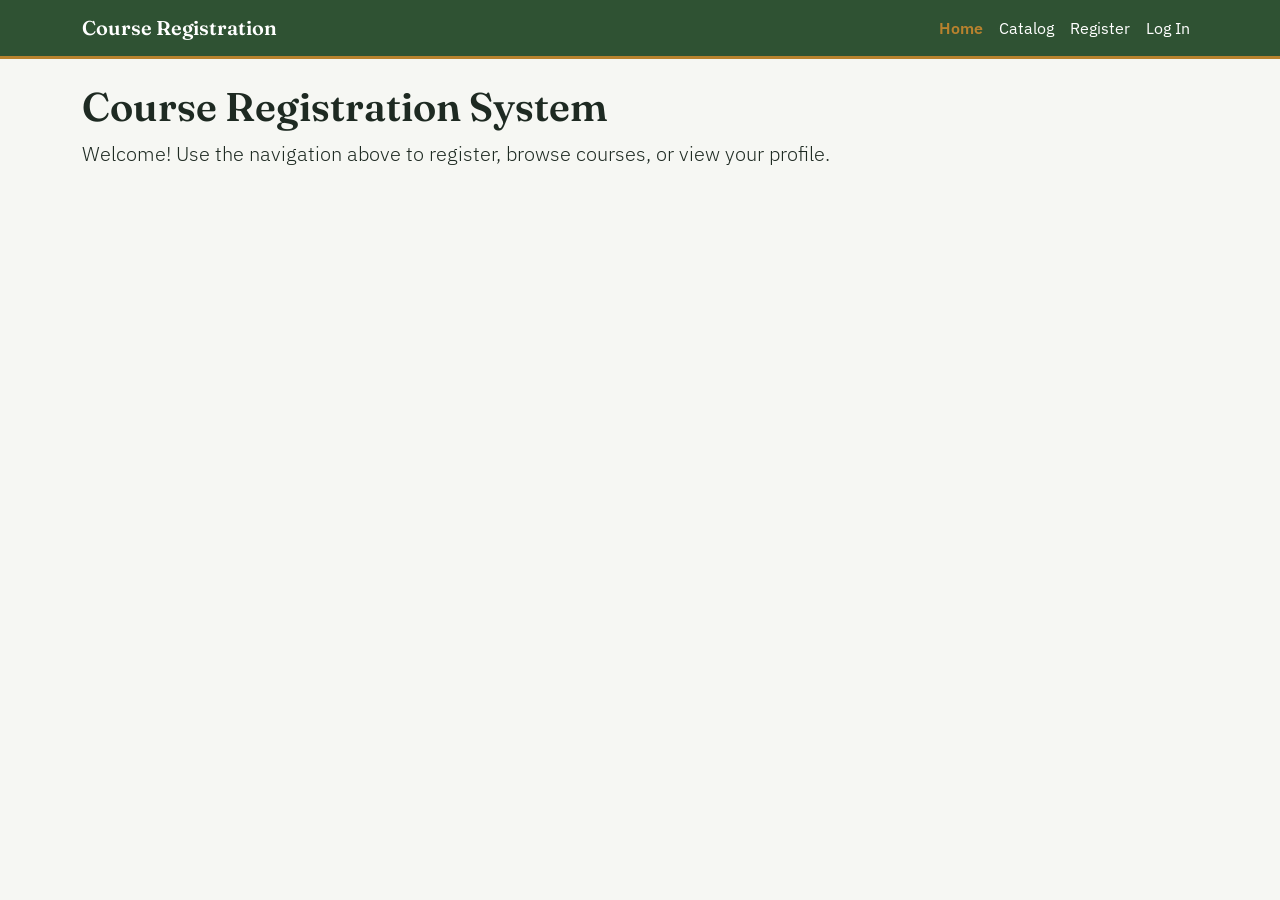
<file: index.html>
<!DOCTYPE html>
<html lang="en">
<head>
    <meta charset="UTF-8">
    <meta name="viewport" content="width=device-width, initial-scale=1.0">
    <title>Course Registration System</title>
    <link href="https://cdn.jsdelivr.net/npm/bootstrap@5.3.3/dist/css/bootstrap.min.css" rel="stylesheet">
    <link rel="preconnect" href="https://fonts.googleapis.com">
    <link rel="preconnect" href="https://fonts.gstatic.com" crossorigin>
    <link href="https://fonts.googleapis.com/css2?family=Fraunces:opsz,wght@9..144,400..700&family=IBM+Plex+Mono:wght@500;600&family=IBM+Plex+Sans:wght@400;500;600&display=swap" rel="stylesheet">
    <link rel="stylesheet" href="css/styles.css">
</head>
<body>
    <div class="container">
        <h1>Course Registration System</h1>
        <p class="lead">Welcome! Use the navigation above to register, browse courses, or view your profile.</p>
    </div>

    <script src="https://cdn.jsdelivr.net/npm/bootstrap@5.3.3/dist/js/bootstrap.bundle.min.js"></script>
    <script src="js/data.js"></script>
    <script src="js/main.js"></script>
</body>
</html>
</file>
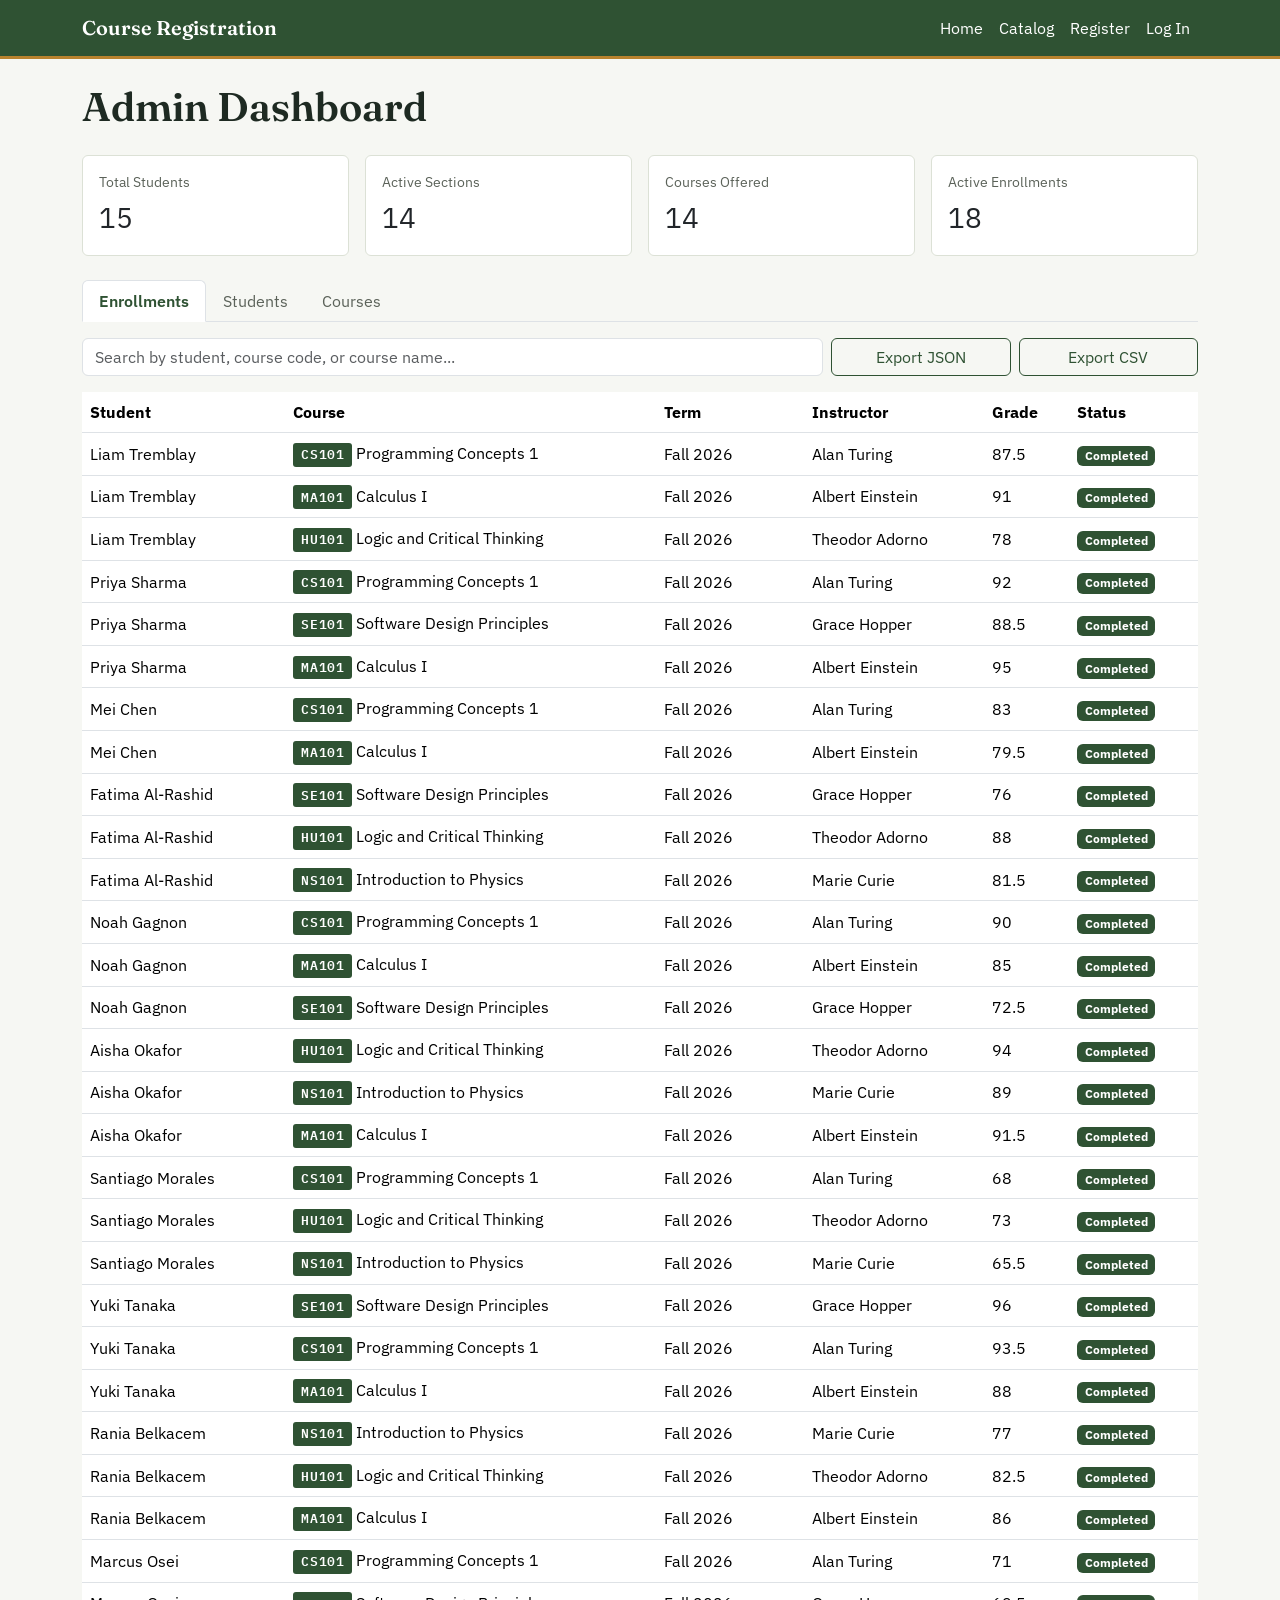
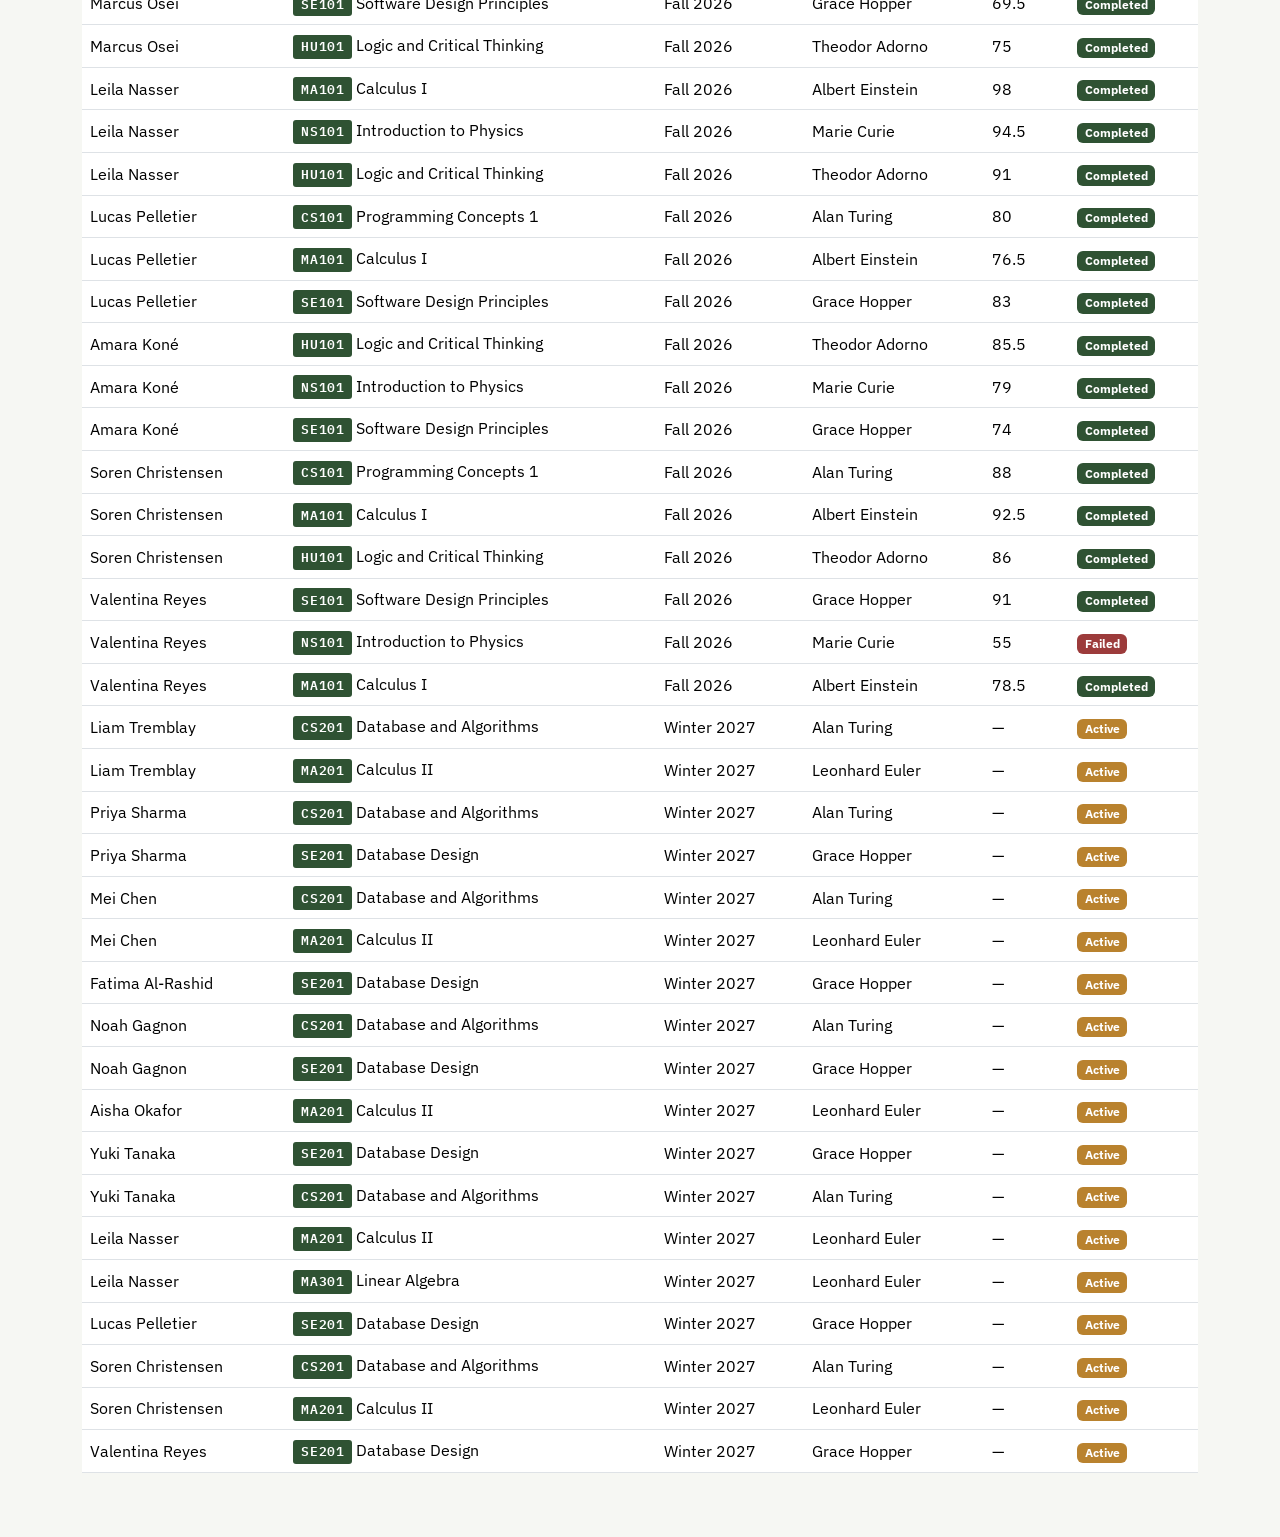
<file: admin-dashboard.html>
<!DOCTYPE html>
<html lang="en">
<head>
  <meta charset="UTF-8">
  <meta name="viewport" content="width=device-width, initial-scale=1.0">
  <title>Admin Dashboard - Course Registration System</title>
  <link href="https://cdn.jsdelivr.net/npm/bootstrap@5.3.3/dist/css/bootstrap.min.css" rel="stylesheet">
    <link rel="preconnect" href="https://fonts.googleapis.com">
    <link rel="preconnect" href="https://fonts.gstatic.com" crossorigin>
    <link href="https://fonts.googleapis.com/css2?family=Fraunces:opsz,wght@9..144,400..700&family=IBM+Plex+Mono:wght@500;600&family=IBM+Plex+Sans:wght@400;500;600&display=swap" rel="stylesheet">
    <link rel="stylesheet" href="css/styles.css">
</head>
<body>
  <div class="container pb-5">
    <h1 class="mb-4">Admin Dashboard</h1>

    <div id="adminStats" class="row g-3 mb-4"></div>

    <ul class="nav nav-tabs mb-3" id="adminTabs" role="tablist">
      <li class="nav-item" role="presentation">
        <button class="nav-link active" id="enrollments-tab" data-bs-toggle="tab"
                data-bs-target="#enrollments-pane" type="button" role="tab"
                aria-controls="enrollments-pane" aria-selected="true">Enrollments</button>
      </li>
      <li class="nav-item" role="presentation">
        <button class="nav-link" id="students-tab" data-bs-toggle="tab"
                data-bs-target="#students-pane" type="button" role="tab"
                aria-controls="students-pane" aria-selected="false">Students</button>
      </li>
      <li class="nav-item" role="presentation">
        <button class="nav-link" id="courses-tab" data-bs-toggle="tab"
                data-bs-target="#courses-pane" type="button" role="tab"
                aria-controls="courses-pane" aria-selected="false">Courses</button>
      </li>
    </ul>

    <div class="tab-content">
      <div class="tab-pane fade show active" id="enrollments-pane" role="tabpanel" aria-labelledby="enrollments-tab">
        <div class="row g-2 mb-3">
          <div class="col-md-8">
            <input type="text" id="enrollmentSearch" class="form-control"
                   placeholder="Search by student, course code, or course name...">
          </div>
          <div class="col-md-4 d-flex gap-2">
            <button id="exportJsonBtn" class="btn btn-outline-primary w-100">Export JSON</button>
            <button id="exportCsvBtn" class="btn btn-outline-primary w-100">Export CSV</button>
          </div>
        </div>
        <div class="table-responsive">
          <table class="table table-hover align-middle">
            <thead>
              <tr><th>Student</th><th>Course</th><th>Term</th><th>Instructor</th><th>Grade</th><th>Status</th></tr>
            </thead>
            <tbody id="enrollmentsBody"></tbody>
          </table>
        </div>
      </div>

            <div class="tab-pane fade" id="students-pane" role="tabpanel" aria-labelledby="students-tab">
        <input type="text" id="studentSearch" class="form-control mb-3"
               placeholder="Search students by last name...">
        <div class="table-responsive">
          <table class="table table-hover align-middle">
            <thead>
              <tr><th>ID</th><th>Name</th><th>Email</th><th>Credits</th><th>Average</th></tr>
            </thead>
            <tbody id="studentsBody"></tbody>
          </table>
        </div>
      </div>

      <div class="tab-pane fade" id="courses-pane" role="tabpanel" aria-labelledby="courses-tab">
        <div class="table-responsive">
          <table class="table table-hover align-middle">
            <thead>
              <tr><th>Code</th><th>Course</th><th>Department</th><th>Credits</th><th>Sections</th><th>Seats free</th></tr>
            </thead>
            <tbody id="coursesBody"></tbody>
          </table>
        </div>
      </div>
    </div>
  </div>

  <script src="https://cdn.jsdelivr.net/npm/bootstrap@5.3.3/dist/js/bootstrap.bundle.min.js"></script>
  <script src="js/data.js"></script>
  <script src="js/main.js"></script>
  <script src="js/admin.js"></script>
</body>
</html>
</file>
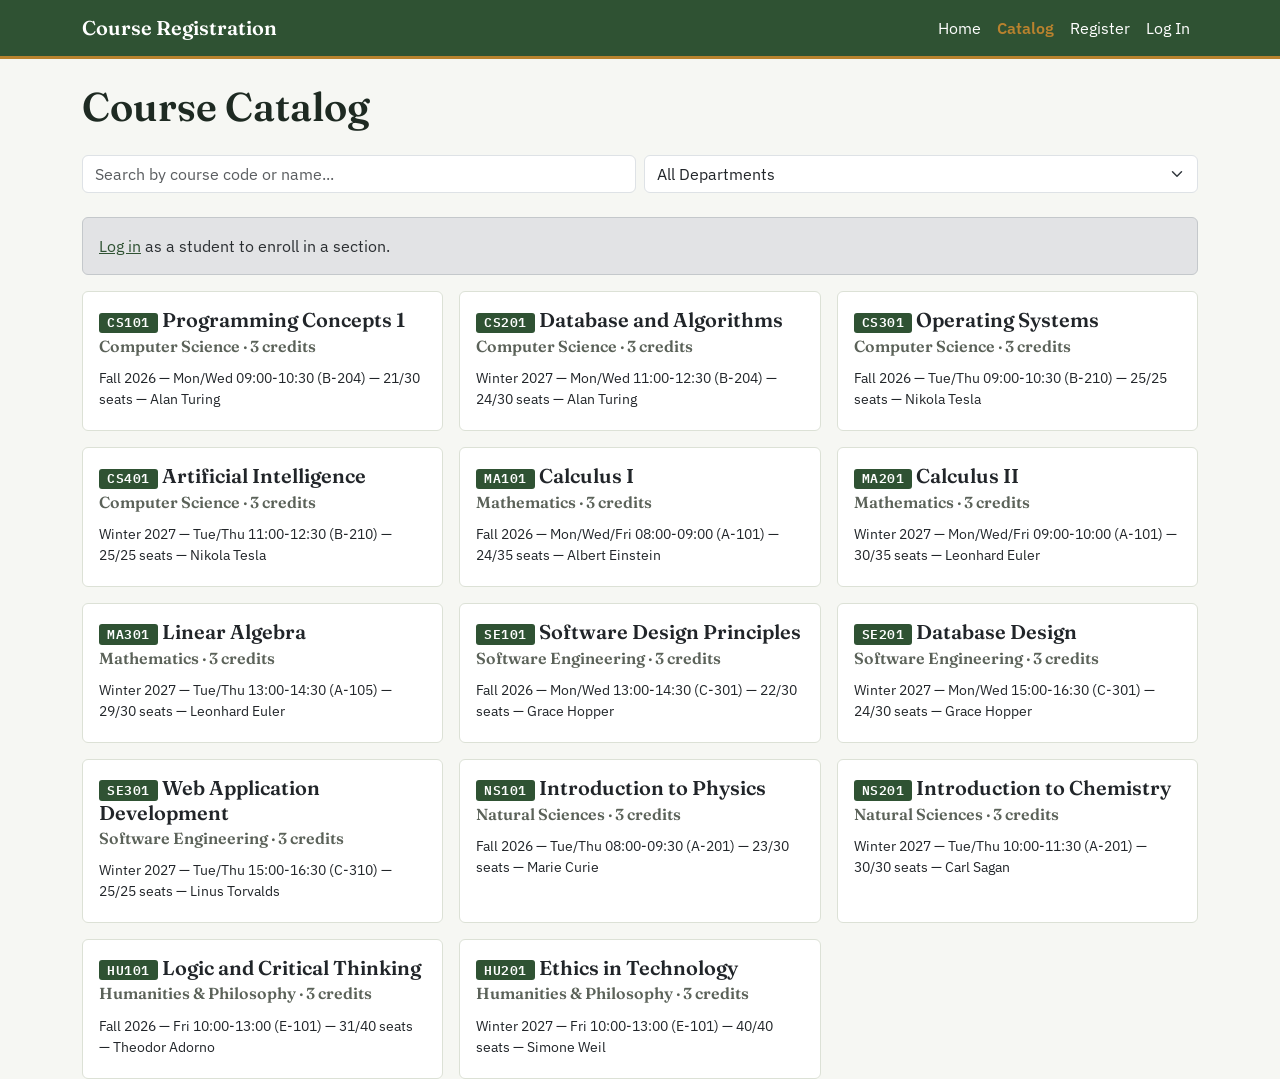
<file: course-catalog.html>
<!DOCTYPE html>
<html lang="en">
<head>
  <meta charset="UTF-8">
  <meta name="viewport" content="width=device-width, initial-scale=1.0">
  <title>Course Catalog - Course Registration System</title>
  <link href="https://cdn.jsdelivr.net/npm/bootstrap@5.3.3/dist/css/bootstrap.min.css" rel="stylesheet">
    <link rel="preconnect" href="https://fonts.googleapis.com">
    <link rel="preconnect" href="https://fonts.gstatic.com" crossorigin>
    <link href="https://fonts.googleapis.com/css2?family=Fraunces:opsz,wght@9..144,400..700&family=IBM+Plex+Mono:wght@500;600&family=IBM+Plex+Sans:wght@400;500;600&display=swap" rel="stylesheet">
    <link rel="stylesheet" href="css/styles.css">
</head>
<body>
  <div class="container">
    <h1 class="mb-4">Course Catalog</h1>
    <div class="row g-2 mb-4">
      <div class="col-md-6">
        <input type="text" id="searchInput" class="form-control" placeholder="Search by course code or name...">
      </div>
      <div class="col-md-6">
        <select id="departmentFilter" class="form-select">
          <option value="">All Departments</option>
        </select>
      </div>
    </div>
    <div id="catalogMessage"></div>
    <div id="courseList" class="row g-3"></div>
    <p id="noResults" class="text-muted d-none">No courses match your search.</p>
  </div>
 <script src="https://cdn.jsdelivr.net/npm/bootstrap@5.3.3/dist/js/bootstrap.bundle.min.js"></script>
    <script src="js/data.js"></script>
    <script src="js/main.js"></script>
    <script src="js/catalog.js"></script>
</body>
</html>
</file>
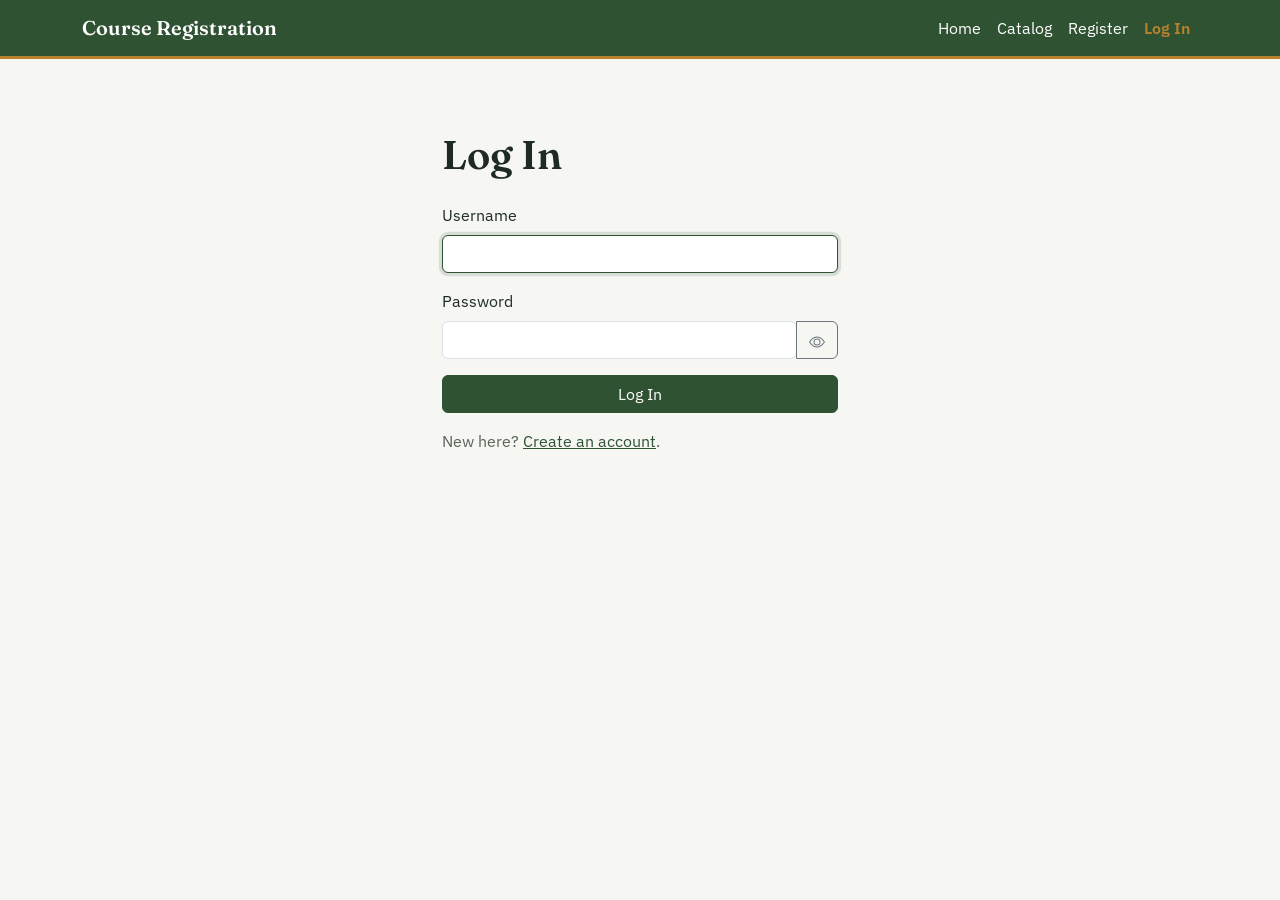
<file: login.html>
<!DOCTYPE html>
<html lang="en">
<head>
    <meta charset="UTF-8">
    <meta name="viewport" content="width=device-width, initial-scale=1.0">
    <title>Log In - Course Registration System</title>
    <link href="https://cdn.jsdelivr.net/npm/bootstrap@5.3.3/dist/css/bootstrap.min.css" rel="stylesheet">
    <link rel="preconnect" href="https://fonts.googleapis.com">
    <link rel="preconnect" href="https://fonts.gstatic.com" crossorigin>
    <link href="https://fonts.googleapis.com/css2?family=Fraunces:opsz,wght@9..144,400..700&family=IBM+Plex+Mono:wght@500;600&family=IBM+Plex+Sans:wght@400;500;600&display=swap" rel="stylesheet">
    <link rel="stylesheet" href="css/styles.css">
</head>
<body>
    <div class="container py-5" style="max-width: 420px;">
        <h1 class="mb-4">Log In</h1>

        <div id="loginError" class="alert alert-danger d-none" role="alert"></div>

        <form id="loginForm">
            <div class="mb-3">
                <label for="username" class="form-label">Username</label>
                <input type="text" class="form-control" id="username" required autofocus>
            </div>
            <div class="mb-3">
                <label for="password" class="form-label">Password</label>
                <input type="password" class="form-control" id="password" required>
            </div>
            <button type="submit" class="btn btn-primary w-100">Log In</button>
        </form>

        <p class="text-muted mt-3 mb-0">New here? <a href="student-registration.html">Create an account</a>.</p>
    </div>

    <script src="https://cdn.jsdelivr.net/npm/bootstrap@5.3.3/dist/js/bootstrap.bundle.min.js"></script>
    <script src="js/data.js"></script>
    <script src="js/main.js"></script>
    <script src="js/login.js"></script>
</body>
</html>
</file>
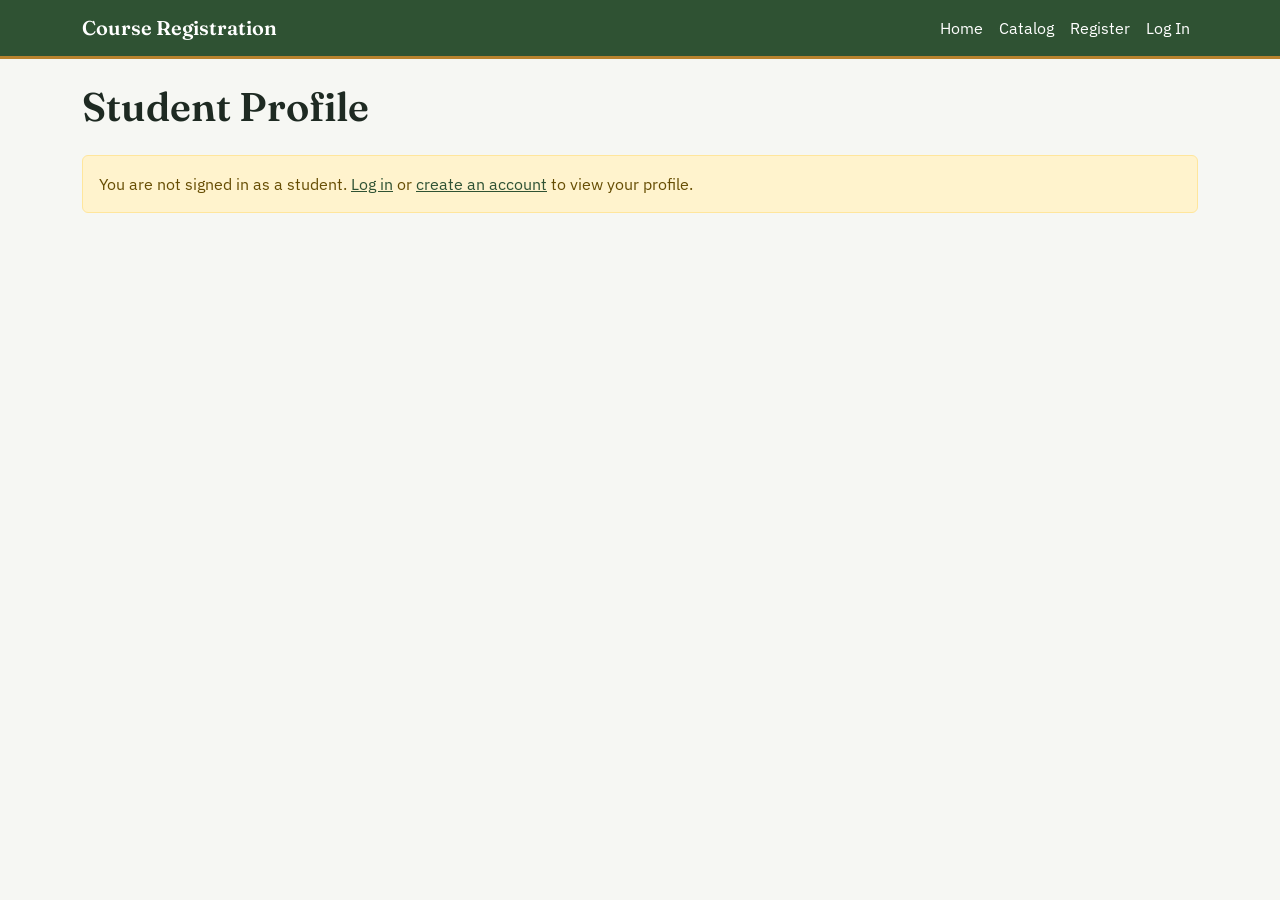
<file: student-profile.html>
<!DOCTYPE html>
<html lang="en">
<head>
  <meta charset="UTF-8">
  <meta name="viewport" content="width=device-width, initial-scale=1.0">
  <title>Student Profile - Course Registration System</title>
  <link href="https://cdn.jsdelivr.net/npm/bootstrap@5.3.3/dist/css/bootstrap.min.css" rel="stylesheet">
    <link rel="preconnect" href="https://fonts.googleapis.com">
    <link rel="preconnect" href="https://fonts.gstatic.com" crossorigin>
    <link href="https://fonts.googleapis.com/css2?family=Fraunces:opsz,wght@9..144,400..700&family=IBM+Plex+Mono:wght@500;600&family=IBM+Plex+Sans:wght@400;500;600&display=swap" rel="stylesheet">
    <link rel="stylesheet" href="css/styles.css">
</head>
<body>
  <div class="container pb-5">
    <h1 class="mb-4">Student Profile</h1>
    <div id="profileRoot"></div>
  </div>

  <div class="modal fade" id="editProfileModal" tabindex="-1" aria-labelledby="editProfileLabel" aria-hidden="true">
    <div class="modal-dialog modal-dialog-centered">
      <div class="modal-content">
        <form id="editProfileForm" novalidate>
          <div class="modal-header">
            <h2 class="modal-title h5" id="editProfileLabel">Edit Profile</h2>
            <button type="button" class="btn-close" data-bs-dismiss="modal" aria-label="Close"></button>
          </div>
          <div class="modal-body">
            <div class="mb-3">
              <label for="editEmail" class="form-label">Email</label>
              <input type="email" class="form-control" id="editEmail" required>
              <div class="invalid-feedback">Enter a valid email address.</div>
            </div>
            <div class="mb-0">
              <label for="editPhone" class="form-label">Phone</label>
              <input type="tel" class="form-control" id="editPhone" pattern="^\d{3}-\d{3}-\d{4}$" required>
              <div class="invalid-feedback">Use the format 514-555-0100.</div>
            </div>
          </div>
          <div class="modal-footer">
            <button type="button" class="btn btn-outline-secondary" data-bs-dismiss="modal">Cancel</button>
            <button type="submit" class="btn btn-primary">Save changes</button>
          </div>
        </form>
      </div>
    </div>
  </div>

  <script src="https://cdn.jsdelivr.net/npm/bootstrap@5.3.3/dist/js/bootstrap.bundle.min.js"></script>
  <script src="js/data.js"></script>
  <script src="js/main.js"></script>
  <script src="js/profile.js"></script>
</body>
</html>
</file>
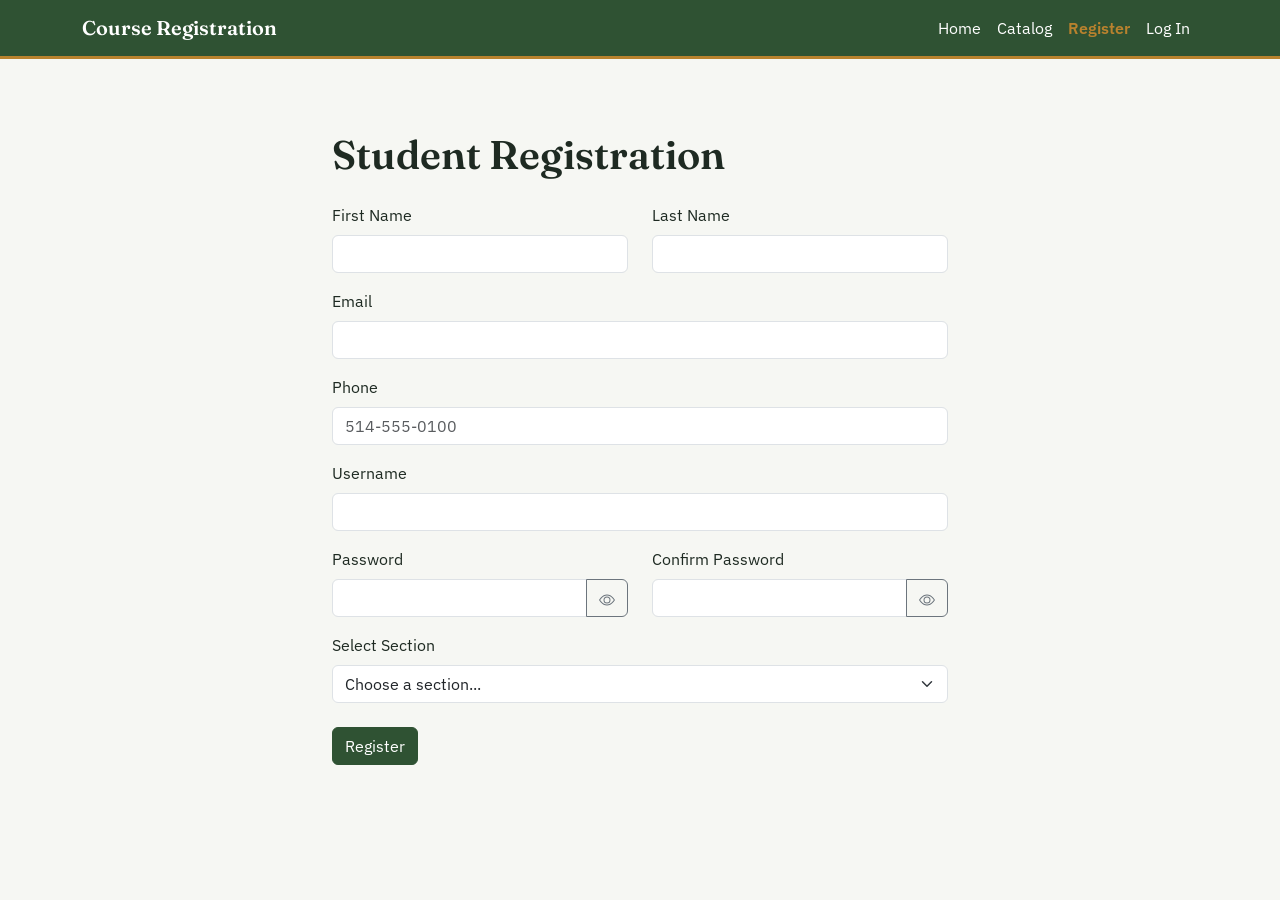
<file: student-registration.html>
<!DOCTYPE html>
<html lang="en">
<head>
    <meta charset="UTF-8">
    <meta name="viewport" content="width=device-width, initial-scale=1.0">
    <title>Student Registration - Course Registration System</title>
    <link href="https://cdn.jsdelivr.net/npm/bootstrap@5.3.3/dist/css/bootstrap.min.css" rel="stylesheet">
    <link rel="preconnect" href="https://fonts.googleapis.com">
    <link rel="preconnect" href="https://fonts.gstatic.com" crossorigin>
    <link href="https://fonts.googleapis.com/css2?family=Fraunces:opsz,wght@9..144,400..700&family=IBM+Plex+Mono:wght@500;600&family=IBM+Plex+Sans:wght@400;500;600&display=swap" rel="stylesheet">
    <link rel="stylesheet" href="css/styles.css">
</head>
<body>    
    <div class="container py-5" style="max-width: 640px;">
        <h1 class="mb-4">Student Registration</h1>

        <div id="formError" class="alert alert-danger d-none" role="alert"></div>

        <form id="registrationForm" class="needs-validation" novalidate>
            <div class="row mb-3">
                <div class="col-md-6">
                    <label for="firstName" class="form-label">First Name</label>
                    <input type="text" class="form-control" id="firstName" required>
                    <div class="invalid-feedback">First name is required.</div>
                </div>
                <div class="col-md-6">
                    <label for="lastName" class="form-label">Last Name</label>
                    <input type="text" class="form-control" id="lastName" required>
                    <div class="invalid-feedback">Last name is required.</div>
                </div>
            </div>

            <div class="mb-3">
                <label for="email" class="form-label">Email</label>
                <input type="email" class="form-control" id="email" required>
                <div class="invalid-feedback">Enter a valid email address.</div>
            </div>

            <div class="mb-3">
                <label for="phone" class="form-label">Phone</label>
                <input type="tel" class="form-control" id="phone" placeholder="514-555-0100" pattern="^\d{3}-\d{3}-\d{4}$" required>
                <div class="invalid-feedback">Use the format 514-555-0100.</div>
            </div>

            <div class="mb-3">
                <label for="username" class="form-label">Username</label>
                <input type="text" class="form-control" id="username" required minlength="3">
                <div class="invalid-feedback">Pick a username, at least 3 characters.</div>
            </div>

            <div class="row mb-3">
                <div class="col-md-6">
                    <label for="password" class="form-label">Password</label>
                    <input type="password" class="form-control" id="password" required minlength="8">
                    <div class="invalid-feedback">Password must be at least 8 characters.</div>
                </div>
                <div class="col-md-6">
                    <label for="confirmPassword" class="form-label">Confirm Password</label>
                    <input type="password" class="form-control" id="confirmPassword" required minlength="8">
                    <div class="invalid-feedback">Passwords must match.</div>
                </div>
            </div>

            <div class="mb-4">
                <label for="sectionSelect" class="form-label">Select Section</label>
                <select class="form-select" id="sectionSelect" required>
                    <option selected disabled value="">Loading sections...</option>
                </select>
                <div class="invalid-feedback">Choose a section to enroll in.</div>
            </div>

            <button type="submit" class="btn btn-primary">Register</button>
        </form>
    </div>

    <div class="modal fade" id="confirmModal" tabindex="-1" aria-labelledby="confirmModalLabel" aria-hidden="true">
      <div class="modal-dialog modal-dialog-centered">
        <div class="modal-content">
          <div class="modal-header">
            <h2 class="modal-title h5" id="confirmModalLabel">Registration successful</h2>
            <button type="button" class="btn-close" data-bs-dismiss="modal" aria-label="Close"></button>
          </div>
          <div class="modal-body" id="confirmBody"></div>
          <div class="modal-footer">
            <a href="course-catalog.html" class="btn btn-outline-primary">Browse more courses</a>
            <a href="student-profile.html" class="btn btn-primary">View my profile</a>
          </div>
        </div>
      </div>
    </div>

    <script src="https://cdn.jsdelivr.net/npm/bootstrap@5.3.3/dist/js/bootstrap.bundle.min.js"></script>
    <script src="js/data.js"></script>
    <script src="js/main.js"></script>
    <script src="js/registration.js"></script>
</body>
</html>
</file>
<file: css/styles.css>
/* Course Registration System - shared styles */

:root {
  --color-bg: #F6F7F3;
  --color-surface: #FFFFFF;
  --color-ink: #1E2A22;
  --color-muted: #5B6259;
  --color-border: #DCE1D6;
  --color-brand: #2F5233;
  --color-brand-dark: #1F3A22;
  --color-accent: #B9822E;
  --color-danger: #9C3B3B;

  --font-display: 'Fraunces', serif;
  --font-body: 'IBM Plex Sans', sans-serif;
  --font-mono: 'IBM Plex Mono', monospace;
}

body {
  background-color: var(--color-bg);
  color: var(--color-ink);
  font-family: var(--font-body);
}

h1, h2, h3, h4, h5, h6,
.navbar-brand {
  font-family: var(--font-display);
  font-weight: 600;
  color: var(--color-ink);
}

a { color: var(--color-brand); }
a:hover { color: var(--color-brand-dark); }

.navbar {
  background-color: var(--color-brand) !important;
  border-bottom: 3px solid var(--color-accent);
}
.navbar-brand, .nav-link {
  color: #FFFFFF !important;
}
.nav-link:hover { color: var(--color-accent) !important; }

.card {
  background-color: var(--color-surface);
  border: 1px solid var(--color-border);
  border-radius: 6px;
}
.card-title { font-family: var(--font-display); }
.card-subtitle { color: var(--color-muted) !important; }

.btn-primary {
  background-color: var(--color-brand);
  border-color: var(--color-brand);
}
.btn-primary:hover {
  background-color: var(--color-brand-dark);
  border-color: var(--color-brand-dark);
}

.btn-outline-primary {
  color: var(--color-brand);
  border-color: var(--color-brand);
}
.btn-outline-primary:hover {
  background-color: var(--color-brand);
  border-color: var(--color-brand);
}

.form-control:focus, .form-select:focus {
  border-color: var(--color-brand);
  box-shadow: 0 0 0 0.2rem rgba(47, 82, 51, 0.15);
}

.text-muted { color: var(--color-muted) !important; }

.course-code {
  display: inline-block;
  font-family: var(--font-mono);
  font-size: 0.8rem;
  font-weight: 600;
  letter-spacing: 0.04em;
  text-transform: uppercase;
  background-color: var(--color-brand);
  color: #FFFFFF;
  padding: 0.15rem 0.5rem;
  border-radius: 3px;
}

.badge-status-completed { background-color: var(--color-brand); }
.badge-status-active { background-color: var(--color-accent); }
.badge-status-failed { background-color: var(--color-danger); }
.nav-link.active {
  color: var(--color-accent) !important;
  font-weight: 600;
}

.nav-user {
  color: rgba(255, 255, 255, 0.75);
  font-size: 0.875rem;
  padding: 0.5rem;
}

.nav-tabs .nav-link {
  color: var(--color-muted) !important;
}
.nav-tabs .nav-link.active {
  color: var(--color-brand) !important;
  border-bottom-color: var(--color-surface);
}

.badge-status-dropped { background-color: var(--color-muted); }
</file>
